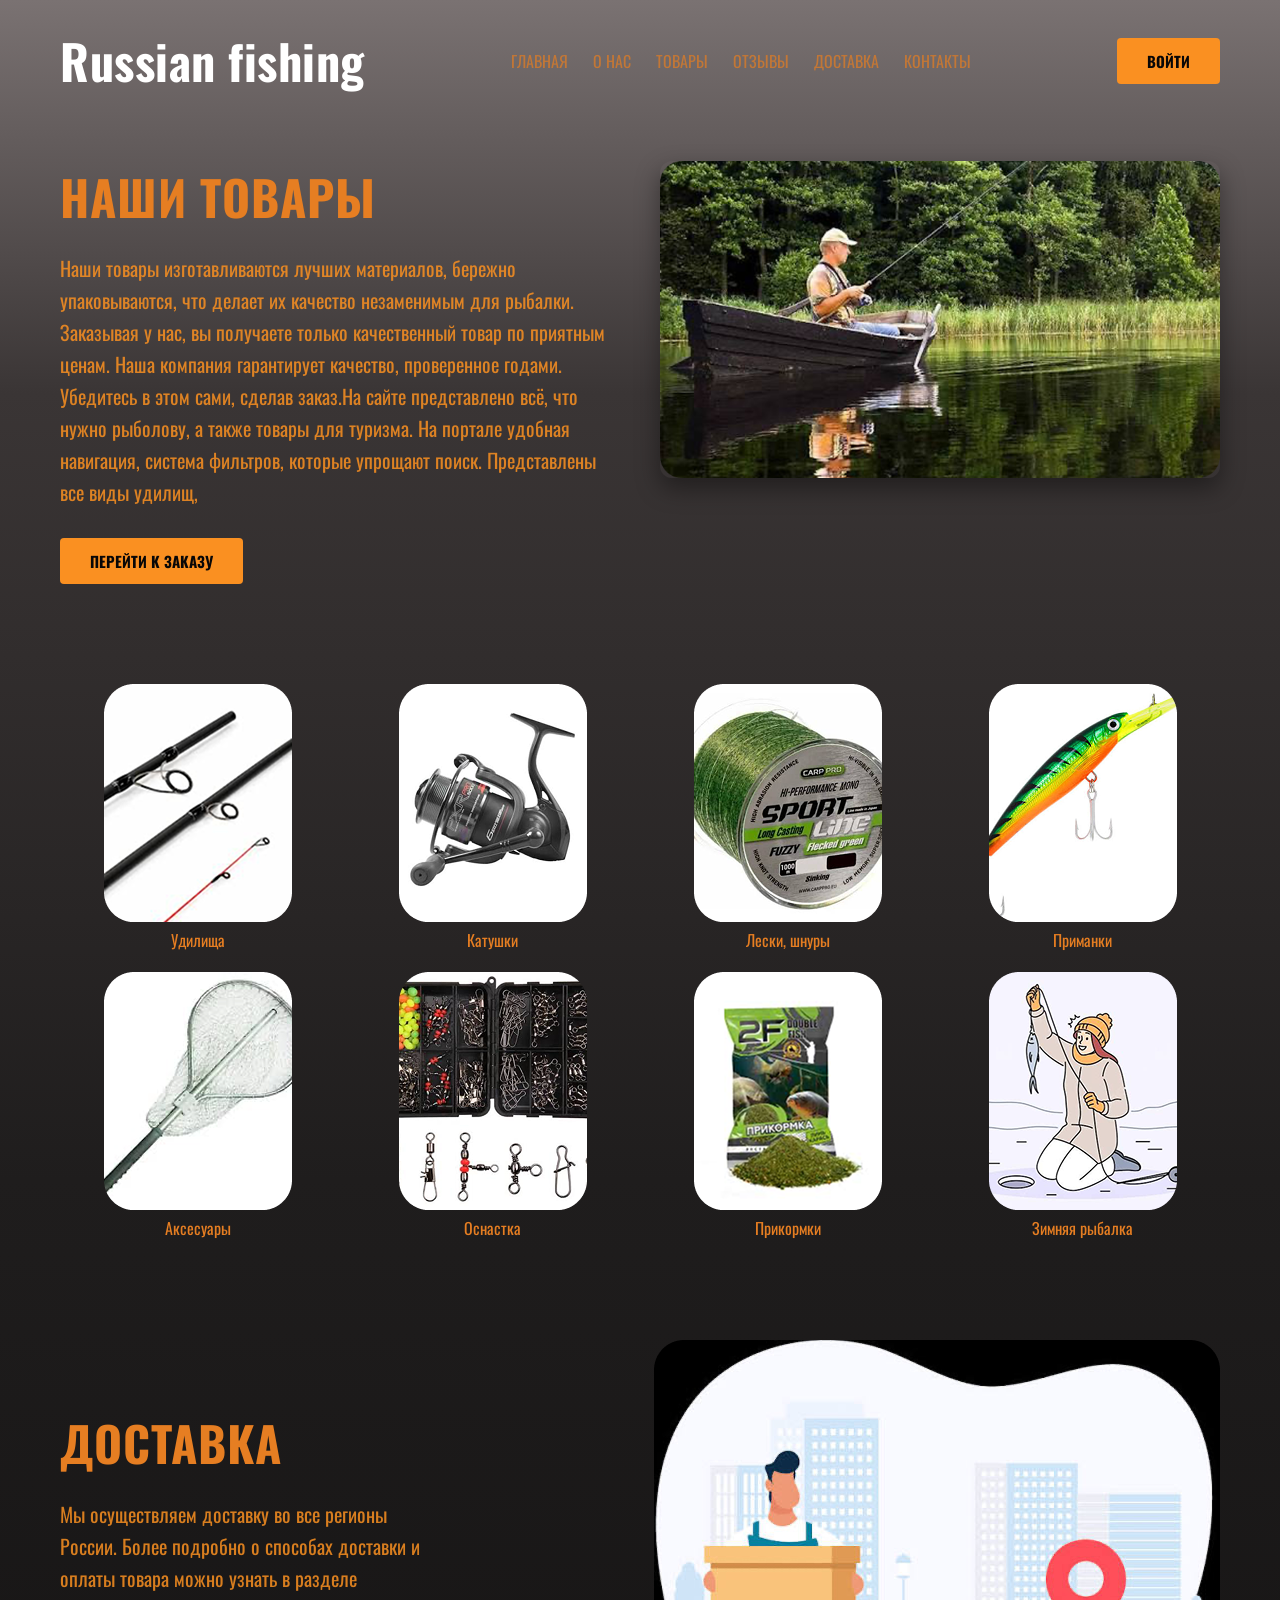
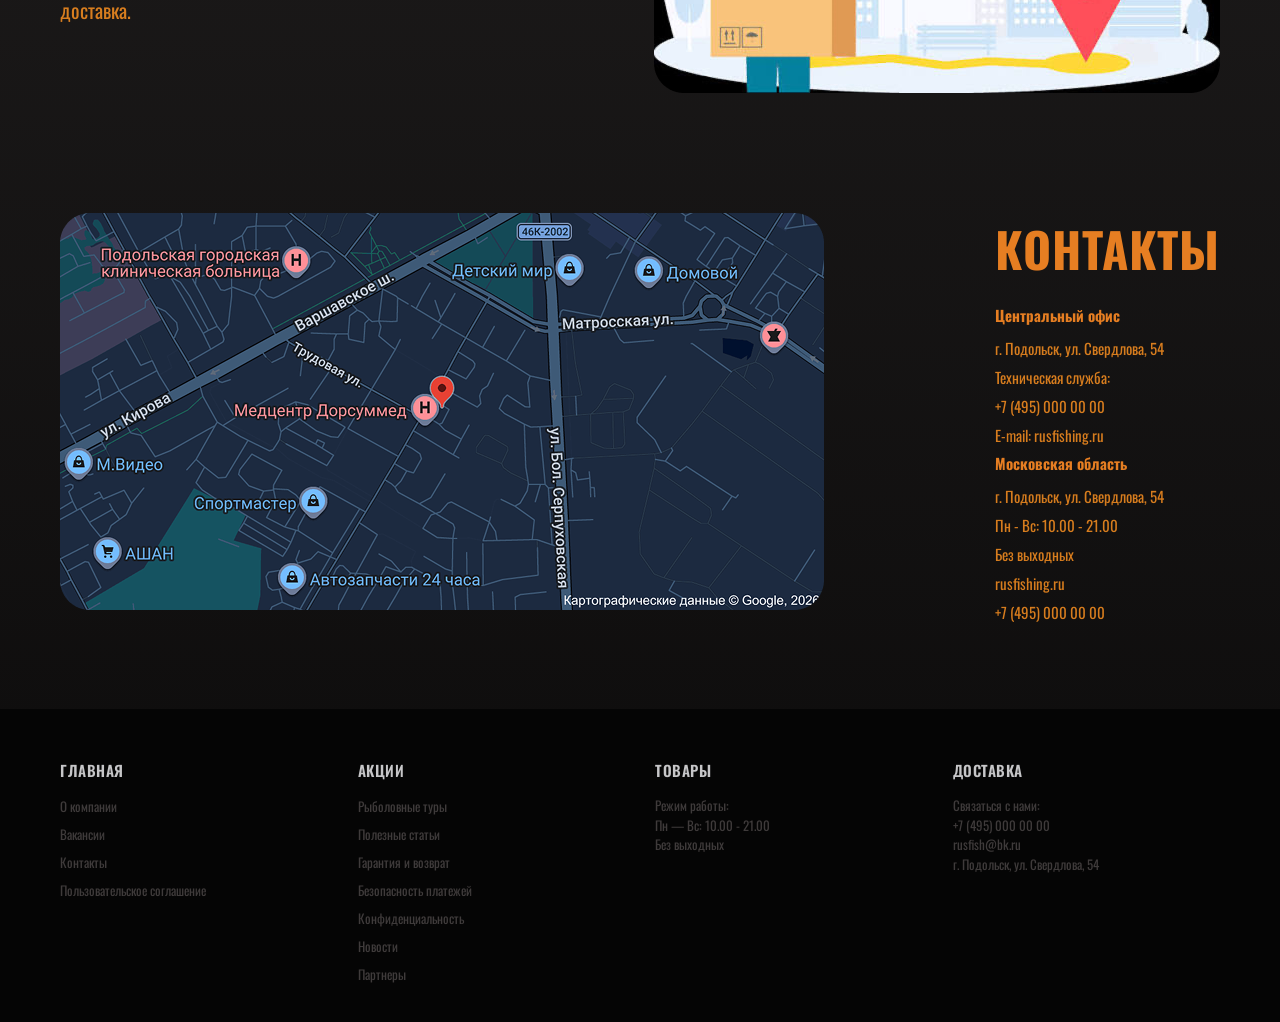
<file: index.html>
<!DOCTYPE html>
<html lang="ru">
<head>
    <meta charset="UTF-8">
    <meta name="viewport" content="width=device-width, initial-scale=1.0">
    <title>Russian Fishing — Магазин рыболовных товаров</title>
    <link rel="stylesheet" href="style.css">
    <link rel="icon" href="./img/logo_favik.jpg">
    <style>
    @import url('https://fonts.googleapis.com/css2?family=Oswald:wght@200..700&display=swap');
    </style>
</head>
<body>
    <div class="site-wrapper">
        <header class="main-header">
            <div class="container header-inner">
                <p><a class="logo" href="index.html">Russian fishing</a></p>
                <nav class="main-nav">
                    <ul class="main-nav-list">
                        <li><a href="index.html" class="main-nav-link">Главная</a></li>
                        <li><a href="onas.html" class="main-nav-link">О нас</a></li>
                        <li><a href="index2.html" class="main-nav-link">Товары</a></li>
                        <li><a href="otziv.html" class="main-nav-link">Отзывы</a></li>
                        <li><a href="dostavka.html" class="main-nav-link">Доставка</a></li>
                        <li><a href="contakts.html" class="main-nav-link">Контакты</a></li>
                    </ul>
                </nav>
                <a href="#" class="btn-auth">Войти</a>
        </header>
        <section class="hero-section">
            <div class="container hero-columns">
                <div class="hero-left">
                    <h1 class="section-title">Наши товары</h1>
                    <p class="hero-text">
                        Наши товары изготавливаются лучших материалов, бережно упаковываются, 
                        что делает их качество незаменимым для рыбалки. Заказывая у нас, вы получаете 
                        только качественный товар по приятным ценам. Наша компания гарантирует качество, 
                        проверенное годами. Убедитесь в этом сами, сделав заказ.На сайте представлено всё, что нужно
                        рыболову, а также товары для туризма. 
                        На портале удобная навигация, система 
                        фильтров, которые упрощают поиск. 
                        Представлены все виды удилищ,
                    </p>
                    <a href="#catalog" class="btn-orange">Перейти к заказу</a>
                </div>
                <div class="hero-right">
                    <img src="./img/image 5.png" alt="Рыбак в лодке" class="hero-img">
                </div>
            </div>
        </section>
        <section class="catalog-section" id="catalog">
            <div class="container">
                <div class="products-grid">
                    
                    <div class="product-item">
                        <div class="#"><img src="./img/удилища карт.png" alt="Удилища"></div>
                        <p><a href="index2.html">Удилища</a></p>
                    </div>
                    <div class="product-item">
                        <div class="#"><img src="./img/катушка карт.png" alt="Катушки"></div>
                        <p><a href="product-name">Катушки</a></p>
                    </div>
                    <div class="product-item">
                        <div class="#"><img src="./img/леска карт.png" alt="Лески, шнуры"></div>
                        <p><a href="product-name">Лески, шнуры</a></p>
                    </div>
                    <div class="product-item">
                        <div class="#"><img src="./img/приманки карт.png" alt="Приманки"></div>
                        <p><a href="product-name">Приманки</a></p>
                    </div>

                    <div class="product-item">
                        <div class="#"><img src="./img/аксесуары карт.png" alt="Аксессуары"></div>
                        <p><a href="product-name">Аксесуары</a></p>
                    </div>
                    <div class="product-item">
                        <div class="#"><img src="./img/оснастка карт.png" alt="Оснастка"></div>
                        <p><a href="product-name">Оснастка</a></p>
                    </div>
                    <div class="product-item">
                        <div class="#"><img src="./img/прикормка карт.png" alt="Прикормки"></div>
                        <p><a href="product-name">Прикормки</a></p>
                    </div>
                    <div class="product-item">
                        <div class="#"><img src="./img/зимняя карт.png" alt="Зимняя рыбалка"></div>
                        <p><a href="product-name">Зимняя рыбалка</a></p>
                    </div>

                </div>
            </div>
        </section>

        <section class="delivery-section">
            <div class="container delivery-columns">
                <div class="delivery-left">
                    <h2 class="section-title">Доставка</h2>
                    <p class="delivery-text">
                        Мы осуществляем доставку во все регионы России. Более подробно о способах 
                        доставки и оплаты товара можно узнать в разделе доставка.
                    </p>
                </div>
                <div class="delivery-right">
                    <img src="./img/dostavka.png" alt="Иллюстрация доставки" class="delivery-illustration">
                </div>
            </div>
        </section>

        <section class="contacts-section">
            <div class="container contacts-columns">
                
                <div class="map-wrapper">
                    <iframe src="./img/map.png" allowfullscreen="true"></iframe>
                </div>

                
                <div class="contacts-info">
                    <h2 class="section-title">Контакты</h2>
                    
                    <div class="contacts-group">
                        <h3>Центральный офис</h3>
                        <p>г. Подольск, ул. Свердлова, 54</p>
                        <p>Техническая служба:</p>
                        <p>+7 (495) 000 00 00</p>
                        <p>E-mail: rusfishing.ru</p>
                    </div>

                    <div class="contacts-group">
                        <h3>Московская область</h3>
                        <p>г. Подольск, ул. Свердлова, 54</p>
                        <p>Пн - Вс: 10.00 - 21.00</p>
                        <p>Без выходных</p>
                        <p>rusfishing.ru</p>
                        <p>+7 (495) 000 00 00</p>
                    </div>
                </div>

            </div>
        </section>

        <footer class="main-footer">
            <div class="container footer-grid">
                
                
                <div class="footer-col">
                    <h4>Главная</h4>
                    <ul class="footer-links">
                        <li><a href="onas.html">О компании</a></li>
                        <li><a href="#">Вакансии</a></li>
                        <li><a href="contakts.html">Контакты</a></li>
                        <li><a href="#">Пользовательское соглашение</a></li>
                    </ul>
                </div>

                
                <div class="footer-col">
                    <h4>Акции</h4>
                    <ul class="footer-links">
                        <li><a href="#">Рыболовные туры</a></li>
                        <li><a href="#">Полезные статьи</a></li>
                        <li><a href="#">Гарантия и возврат</a></li>
                        <li><a href="#">Безопасность платежей</a></li>
                        <li><a href="#">Конфиденциальность</a></li>
                        <li><a href="#">Новости</a></li>
                        <li><a href="#">Партнеры</a></li>
                    </ul>
                </div>

                
                <div class="footer-col">
                    <h4>Товары</h4>
                    <p class="footer-text">Режим работы:</p>
                    <p class="footer-text">Пн — Вс: 10.00 - 21.00</p>
                    <p class="footer-text">Без выходных</p>
                </div>
                

                
                <div class="footer-col">
                    <h4>Доставка</h4>
                    <p class="footer-text">Связаться с нами:</p>
                    <p class="footer-text">+7 (495) 000 00 00</p>
                    <p class="footer-text">rusfish@bk.ru</p>
                    <p class="footer-text">г. Подольск, ул. Свердлова, 54</p>
                </div>

            </div>
            
            <div class="footer-bottom">
            </div>
        </footer>

    </div>

</body>
</html>
</file>
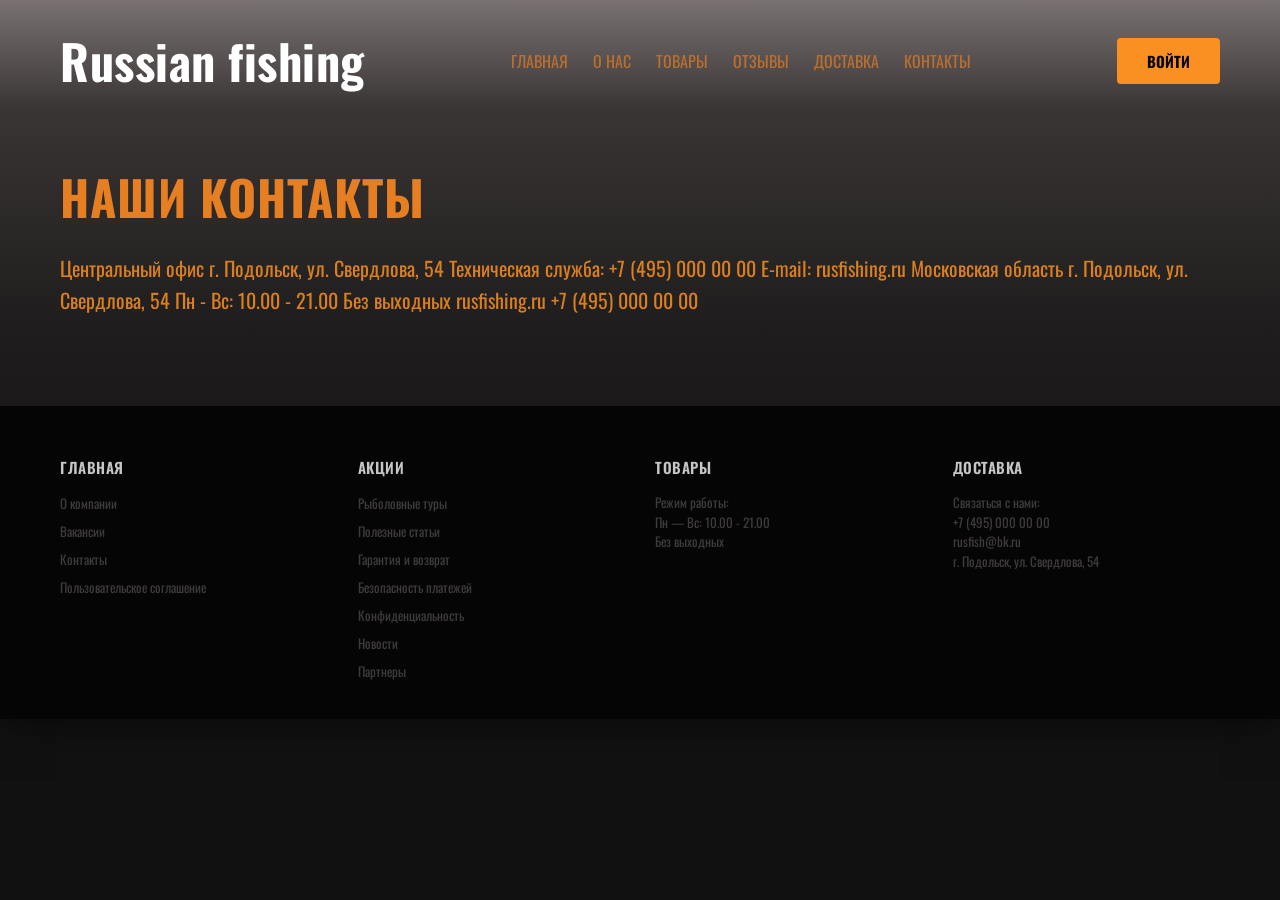
<file: contakts.html>
<!DOCTYPE html>
<html lang="ru">
<head>
    <meta charset="UTF-8">
    <meta name="viewport" content="width=device-width, initial-scale=1.0">
    <title>Russian Fishing — Магазин рыболовных товаров</title>
    <link rel="stylesheet" href="style.css">
    <link rel="icon" href="./img/logo_favik.jpg">
    <style>
    @import url('https://fonts.googleapis.com/css2?family=Oswald:wght@200..700&display=swap');
    </style>
</head>
<body>
    <div class="site-wrapper">
        <header class="main-header">
            <div class="container header-inner">
                <p><a class="logo" href="index.html">Russian fishing</a></p>
                <nav class="main-nav">
                    <ul class="main-nav-list">
                        <li><a href="index.html" class="main-nav-link">Главная</a></li>
                        <li><a href="onas.html" class="main-nav-link">О нас</a></li>
                        <li><a href="index2.html" class="main-nav-link">Товары</a></li>
                        <li><a href="otziv.html" class="main-nav-link">Отзывы</a></li>
                        <li><a href="dostavka.html" class="main-nav-link">Доставка</a></li>
                        <li><a href="contakts.html" class="main-nav-link">Контакты</a></li>
                    </ul>
                </nav>
                <a href="#" class="btn-auth">Войти</a>
        </header>
        <section class="hero-section">
            <div class="container hero-columns">
                <div class="hero-left">
                    <h1 class="section-title">Наши контакты</h1>
                    <p class="hero-text">
                        Центральный офис

                        г. Подольск, ул. Свердлова, 54
                        Техническая служба:
                        +7 (495) 000 00 00
                        E-mail: rusfishing.ru
                        Московская область

                        г. Подольск, ул. Свердлова, 54
                        Пн - Вс: 10.00 - 21.00
                        Без выходных
                        rusfishing.ru
                        +7 (495) 000 00 00
                    </p>
        </section>
        <footer class="main-footer">
            <div class="container footer-grid">
                
                
                <div class="footer-col">
                    <h4>Главная</h4>
                    <ul class="footer-links">
                        <li><a href="onas.html">О компании</a></li>
                        <li><a href="#">Вакансии</a></li>
                        <li><a href="contakts.html">Контакты</a></li>
                        <li><a href="#">Пользовательское соглашение</a></li>
                    </ul>
                </div>

                
                <div class="footer-col">
                    <h4>Акции</h4>
                    <ul class="footer-links">
                        <li><a href="#">Рыболовные туры</a></li>
                        <li><a href="#">Полезные статьи</a></li>
                        <li><a href="#">Гарантия и возврат</a></li>
                        <li><a href="#">Безопасность платежей</a></li>
                        <li><a href="#">Конфиденциальность</a></li>
                        <li><a href="#">Новости</a></li>
                        <li><a href="#">Партнеры</a></li>
                    </ul>
                </div>

                
                <div class="footer-col">
                    <h4>Товары</h4>
                    <p class="footer-text">Режим работы:</p>
                    <p class="footer-text">Пн — Вс: 10.00 - 21.00</p>
                    <p class="footer-text">Без выходных</p>
                </div>
                

                
                <div class="footer-col">
                    <h4>Доставка</h4>
                    <p class="footer-text">Связаться с нами:</p>
                    <p class="footer-text">+7 (495) 000 00 00</p>
                    <p class="footer-text">rusfish@bk.ru</p>
                    <p class="footer-text">г. Подольск, ул. Свердлова, 54</p>
                </div>

            </div>
            
            <div class="footer-bottom">
            </div>
        </footer>

    </div>

</body>
</html>
</file>
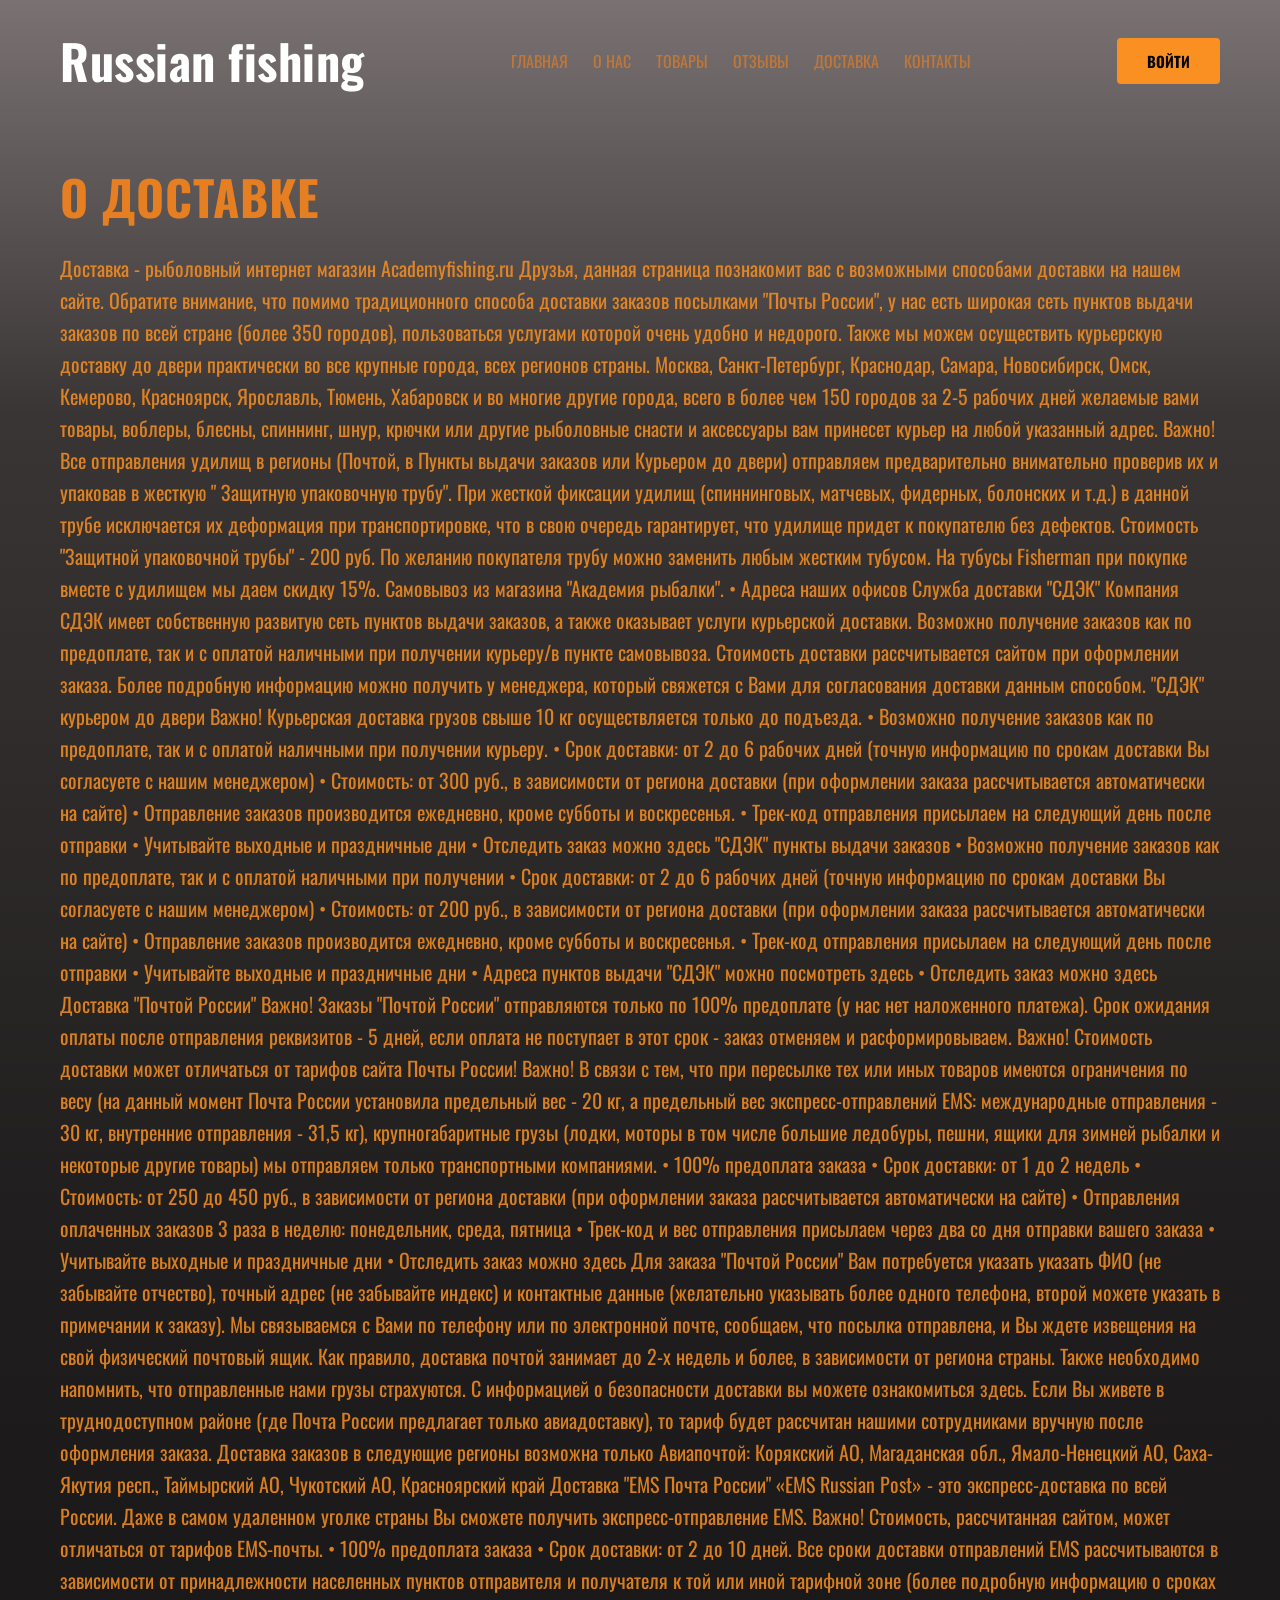
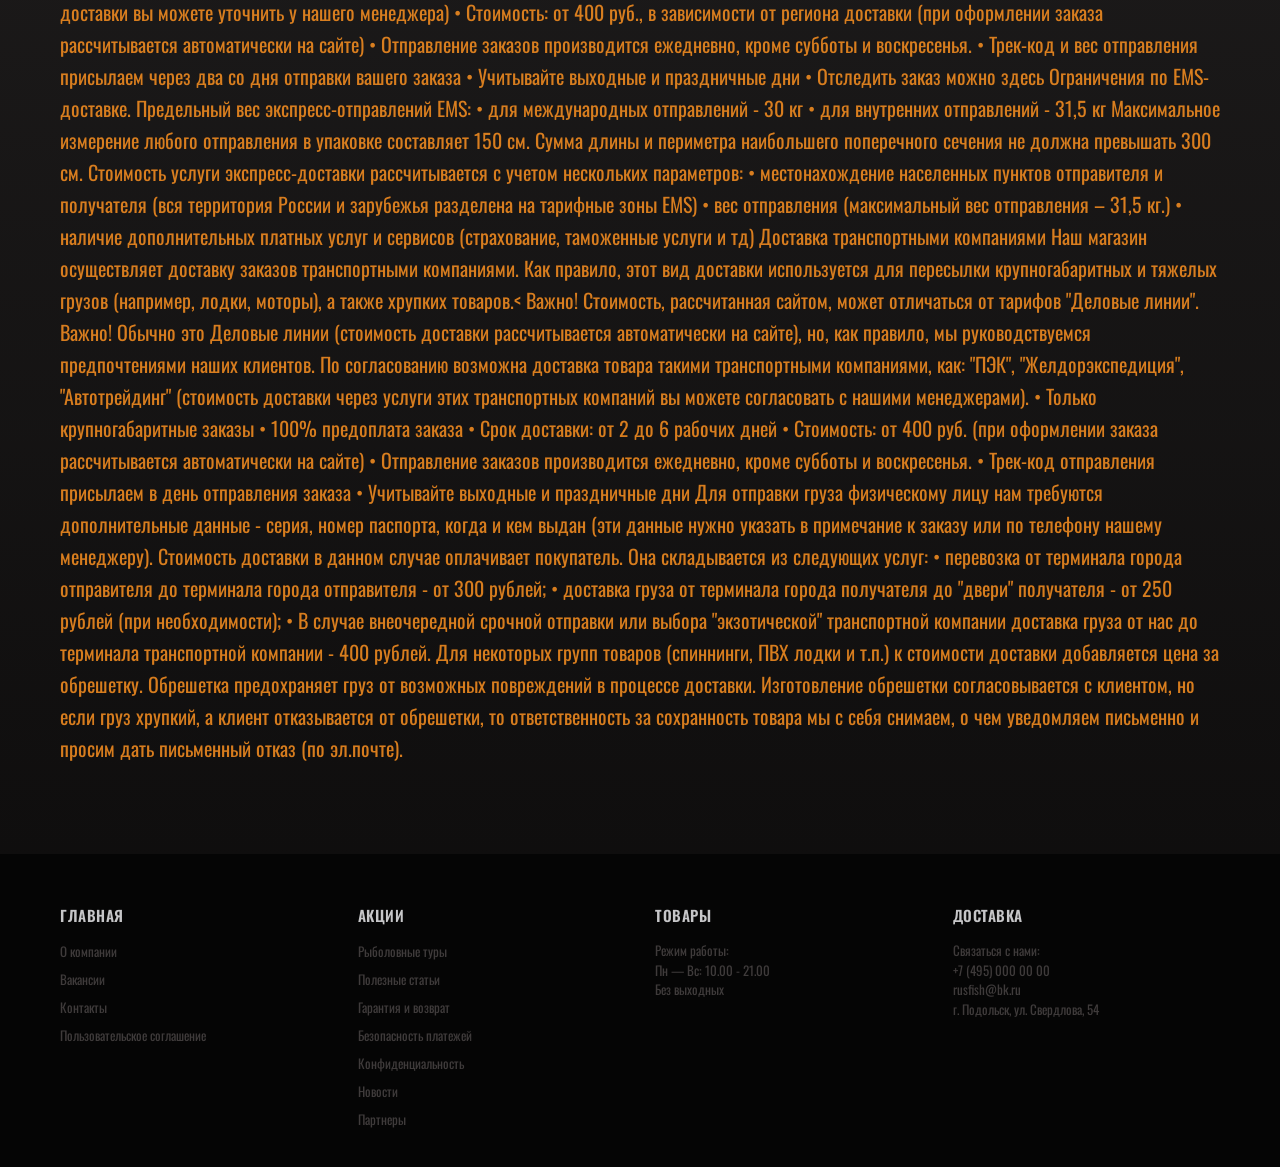
<file: dostavka.html>
<!DOCTYPE html>
<html lang="ru">
<head>
    <meta charset="UTF-8">
    <meta name="viewport" content="width=device-width, initial-scale=1.0">
    <title>Russian Fishing — Магазин рыболовных товаров</title>
    <link rel="stylesheet" href="style.css">
    <link rel="icon" href="./img/logo_favik.jpg">
    <style>
    @import url('https://fonts.googleapis.com/css2?family=Oswald:wght@200..700&display=swap');
    </style>
</head>
<body>
    <div class="site-wrapper">
        <header class="main-header">
            <div class="container header-inner">
                <p><a class="logo" href="index.html">Russian fishing</a></p>
                <nav class="main-nav">
                    <ul class="main-nav-list">
                        <li><a href="index.html" class="main-nav-link">Главная</a></li>
                        <li><a href="onas.html" class="main-nav-link">О нас</a></li>
                        <li><a href="index2.html" class="main-nav-link">Товары</a></li>
                        <li><a href="otziv.html" class="main-nav-link">Отзывы</a></li>
                        <li><a href="dostavka.html" class="main-nav-link">Доставка</a></li>
                        <li><a href="contakts.html" class="main-nav-link">Контакты</a></li>
                    </ul>
                </nav>
                <a href="#" class="btn-auth">Войти</a>
                </header>
        <section class="hero-section">
            <div class="container hero-columns">
                <div class="hero-left">
                    <h1 class="section-title">О доставке</h1>
                    <p class="hero-text">
                        Доставка - рыболовный интернет магазин Academyfishing.ru
                        Друзья, данная страница познакомит вас с возможными способами доставки на нашем сайте. Обратите внимание, что помимо традиционного способа доставки заказов посылками "Почты России", у нас есть широкая сеть пунктов выдачи заказов по всей стране (более 350 городов), пользоваться услугами которой очень удобно и недорого. 
                        Также мы можем осуществить курьерскую доставку до двери практически во все крупные города, всех регионов страны. Москва, Санкт-Петербург, Краснодар, Самара, Новосибирск, Омск, Кемерово, Красноярск, Ярославль, Тюмень, Хабаровск и во многие другие города, всего в более чем 150 городов за 2-5 рабочих дней желаемые вами товары, воблеры, блесны, спиннинг, шнур, крючки или другие рыболовные снасти и аксессуары вам принесет курьер на любой указанный адрес.
                        Важно! Все отправления удилищ в регионы (Почтой, в Пункты выдачи заказов или Курьером до двери) отправляем предварительно внимательно проверив их и упаковав в жесткую " Защитную упаковочную трубу". При жесткой фиксации удилищ (спиннинговых, матчевых, фидерных, болонских и т.д.) в данной трубе исключается их деформация при транспортировке, что в свою очередь гарантирует, что удилище придет к покупателю без дефектов. Стоимость "Защитной упаковочной трубы" - 200 руб.
                        По желанию покупателя трубу можно заменить любым жестким тубусом. На тубусы Fisherman при покупке вместе с удилищем мы даем скидку 15%.
                        Самовывоз из магазина "Академия рыбалки".
                        •  Адреса наших офисов
                        Служба доставки "СДЭК"
                        Компания СДЭК имеет собственную развитую сеть пунктов выдачи заказов, а также оказывает услуги курьерской доставки.
                        Возможно получение заказов как по предоплате, так и с оплатой наличными при получении курьеру/в пункте самовывоза.
                        Стоимость доставки рассчитывается сайтом при оформлении заказа.
                        Более подробную информацию можно получить у менеджера, который свяжется с Вами для согласования доставки данным способом.
                        "СДЭК" курьером до двери
                        Важно! Курьерская доставка грузов свыше 10 кг осуществляется только до подъезда.
                        • Возможно получение заказов как по предоплате, так и с оплатой наличными при получении курьеру.
                        • Срок доставки: от 2 до 6 рабочих дней (точную информацию по срокам доставки Вы согласуете с нашим менеджером)
                        • Стоимость: от 300 руб., в зависимости от региона доставки (при оформлении заказа рассчитывается автоматически на сайте)
                        • Отправление заказов производится ежедневно, кроме субботы и воскресенья.
                        • Трек-код отправления присылаем на следующий день после отправки
                        • Учитывайте выходные и праздничные дни
                        • Отследить заказ можно здесь
                        "СДЭК" пункты выдачи заказов
                        • Возможно получение заказов как по предоплате, так и с оплатой наличными при получении
                        • Срок доставки: от 2 до 6 рабочих дней (точную информацию по срокам доставки Вы согласуете с нашим менеджером)
                        • Стоимость: от 200 руб., в зависимости от региона доставки (при оформлении заказа рассчитывается автоматически на сайте)
                        • Отправление заказов производится ежедневно, кроме субботы и воскресенья.
                        • Трек-код отправления присылаем на следующий день после отправки
                        • Учитывайте выходные и праздничные дни 
                        • Адреса пунктов выдачи "СДЭК" можно посмотреть здесь
                        • Отследить заказ можно здесь
                        Доставка "Почтой России"
                        Важно! Заказы "Почтой России" отправляются только по 100% предоплате (у нас нет наложенного платежа). Срок ожидания оплаты после отправления реквизитов - 5 дней, если оплата не поступает в этот срок - заказ отменяем и расформировываем.
                        Важно! Стоимость доставки может отличаться от тарифов сайта Почты России!
                        Важно! В связи с тем, что при пересылке тех или иных товаров имеются ограничения по весу (на данный момент Почта России установила предельный вес - 20 кг, а предельный вес экспресс-отправлений EMS: международные отправления - 30 кг, внутренние отправления - 31,5 кг), крупногабаритные грузы (лодки, моторы в том числе большие ледобуры, пешни, ящики для зимней рыбалки и некоторые другие товары) мы отправляем только транспортными компаниями. 
                        • 100% предоплата заказа
                        • Срок доставки: от 1 до 2 недель
                        • Стоимость: от 250 до 450 руб., в зависимости от региона доставки (при оформлении заказа рассчитывается автоматически на сайте)
                        • Отправления оплаченных заказов 3 раза в неделю: понедельник, среда, пятница
                        • Трек-код и вес отправления присылаем через два со дня отправки вашего заказа
                        • Учитывайте выходные и праздничные дни
                        • Отследить заказ можно здесь
                        Для заказа "Почтой России" Вам потребуется указать указать ФИО (не забывайте отчество), точный адрес (не забывайте индекс) и контактные данные (желательно указывать более одного телефона, второй можете указать в примечании к заказу). Мы связываемся с Вами по телефону или по электронной почте, сообщаем, что посылка отправлена, и Вы ждете извещения на свой физический почтовый ящик. Как правило, доставка почтой занимает до 2-х недель и более, в зависимости от региона страны. 
                        Также необходимо напомнить, что отправленные нами грузы страхуются. С информацией о безопасности доставки вы можете ознакомиться здесь.
                        Если Вы живете в труднодоступном районе (где Почта России предлагает только авиадоставку), то тариф будет рассчитан нашими сотрудниками вручную после оформления заказа. 
                        Доставка заказов в следующие регионы возможна только Авиапочтой:
                        Корякский АО, Магаданская обл., Ямало-Ненецкий АО, Саха-Якутия респ., Таймырский АО, Чукотский АО, Красноярский край
                        Доставка "EMS Почта России"
                        «EMS Russian Рost» - это экспресс-доставка по всей России. Даже в самом удаленном уголке страны Вы сможете получить экспресс-отправление EMS.
                        Важно! Стоимость, рассчитанная сайтом, может отличаться от тарифов EMS-почты.
                        • 100% предоплата заказа
                        • Срок доставки: от 2 до 10 дней. Все сроки доставки отправлений EMS рассчитываются в зависимости от принадлежности населенных пунктов отправителя и       получателя к  той или иной тарифной зоне (более подробную информацию о сроках доставки вы можете уточнить у нашего менеджера)
                        • Стоимость: от 400 руб., в зависимости от региона доставки (при оформлении заказа рассчитывается автоматически на сайте)
                        • Отправление заказов производится ежедневно, кроме субботы и воскресенья.
                        • Трек-код и вес отправления присылаем через два со дня отправки вашего заказа
                        • Учитывайте выходные и праздничные дни
                        • Отследить заказ можно здесь
                        Ограничения по EMS-доставке. Предельный вес экспресс-отправлений EMS:
                        • для международных отправлений - 30 кг
                        • для внутренних отправлений - 31,5 кг
                        Максимальное измерение любого отправления в упаковке составляет 150 см. Сумма длины и периметра наибольшего поперечного сечения не должна превышать 300 см.
                        Стоимость услуги экспресс-доставки рассчитывается с учетом нескольких параметров: 
                        • местонахождение населенных пунктов отправителя и получателя (вся территория России и зарубежья разделена на тарифные зоны EMS)
                        • вес отправления (максимальный вес отправления – 31,5 кг.)
                        • наличие дополнительных платных услуг и сервисов (страхование, таможенные услуги и тд)
                        Доставка транспортными компаниями
                        Наш магазин осуществляет доставку заказов транспортными компаниями. Как правило, этот вид доставки используется для пересылки крупногабаритных и тяжелых грузов (например, лодки, моторы), а также хрупких товаров.<
                        Важно! Стоимость, рассчитанная сайтом, может отличаться от тарифов "Деловые линии".
                        Важно! Обычно это Деловые линии (стоимость доставки рассчитывается автоматически на сайте), но, как правило, мы руководствуемся предпочтениями наших клиентов. По согласованию возможна доставка товара такими транспортными компаниями, как: "ПЭК", "Желдорэкспедиция", "Автотрейдинг" (стоимость доставки через услуги этих транспортных компаний вы можете согласовать с нашими менеджерами).
                        • Только крупногабаритные заказы
                        • 100% предоплата заказа
                        • Срок доставки: от 2 до 6 рабочих дней
                        • Стоимость: от 400 руб. (при оформлении заказа рассчитывается автоматически на сайте)
                        • Отправление заказов производится ежедневно, кроме субботы и воскресенья.
                        • Трек-код отправления присылаем в день отправления заказа
                        • Учитывайте выходные и праздничные дни
                        Для отправки груза физическому лицу нам требуются дополнительные данные - серия, номер паспорта, когда и кем выдан (эти данные нужно указать в примечание к заказу или по телефону нашему менеджеру). Стоимость доставки в данном случае оплачивает покупатель. Она складывается из следующих услуг:
                        • перевозка от терминала города отправителя до терминала города отправителя - от 300 рублей;
                        • доставка груза от терминала города получателя до "двери" получателя - от 250 рублей (при необходимости);
                        • В случае внеочередной срочной отправки или выбора "экзотической" транспортной компании доставка груза от нас до терминала транспортной компании - 400 рублей.
                        Для некоторых групп товаров (спиннинги, ПВХ лодки и т.п.) к стоимости доставки добавляется цена за обрешетку. Обрешетка предохраняет груз от возможных повреждений в процессе доставки. Изготовление обрешетки согласовывается с клиентом, но если груз хрупкий, а клиент отказывается от обрешетки, то ответственность за сохранность товара мы с себя снимаем, о чем уведомляем письменно и просим дать письменный отказ (по эл.почте).
                    </p>
                
        </section>
        <footer class="main-footer">
            <div class="container footer-grid">
                
                
                <div class="footer-col">
                    <h4>Главная</h4>
                    <ul class="footer-links">
                        <li><a href="onas.html">О компании</a></li>
                        <li><a href="#">Вакансии</a></li>
                        <li><a href="contakts.html">Контакты</a></li>
                        <li><a href="#">Пользовательское соглашение</a></li>
                    </ul>
                </div>

                
                <div class="footer-col">
                    <h4>Акции</h4>
                    <ul class="footer-links">
                        <li><a href="#">Рыболовные туры</a></li>
                        <li><a href="#">Полезные статьи</a></li>
                        <li><a href="#">Гарантия и возврат</a></li>
                        <li><a href="#">Безопасность платежей</a></li>
                        <li><a href="#">Конфиденциальность</a></li>
                        <li><a href="#">Новости</a></li>
                        <li><a href="#">Партнеры</a></li>
                    </ul>
                </div>

                
                <div class="footer-col">
                    <h4>Товары</h4>
                    <p class="footer-text">Режим работы:</p>
                    <p class="footer-text">Пн — Вс: 10.00 - 21.00</p>
                    <p class="footer-text">Без выходных</p>
                </div>
                

                
                <div class="footer-col">
                    <h4>Доставка</h4>
                    <p class="footer-text">Связаться с нами:</p>
                    <p class="footer-text">+7 (495) 000 00 00</p>
                    <p class="footer-text">rusfish@bk.ru</p>
                    <p class="footer-text">г. Подольск, ул. Свердлова, 54</p>
                </div>

            </div>
            
            <div class="footer-bottom">
            </div>
        </footer>
</file>
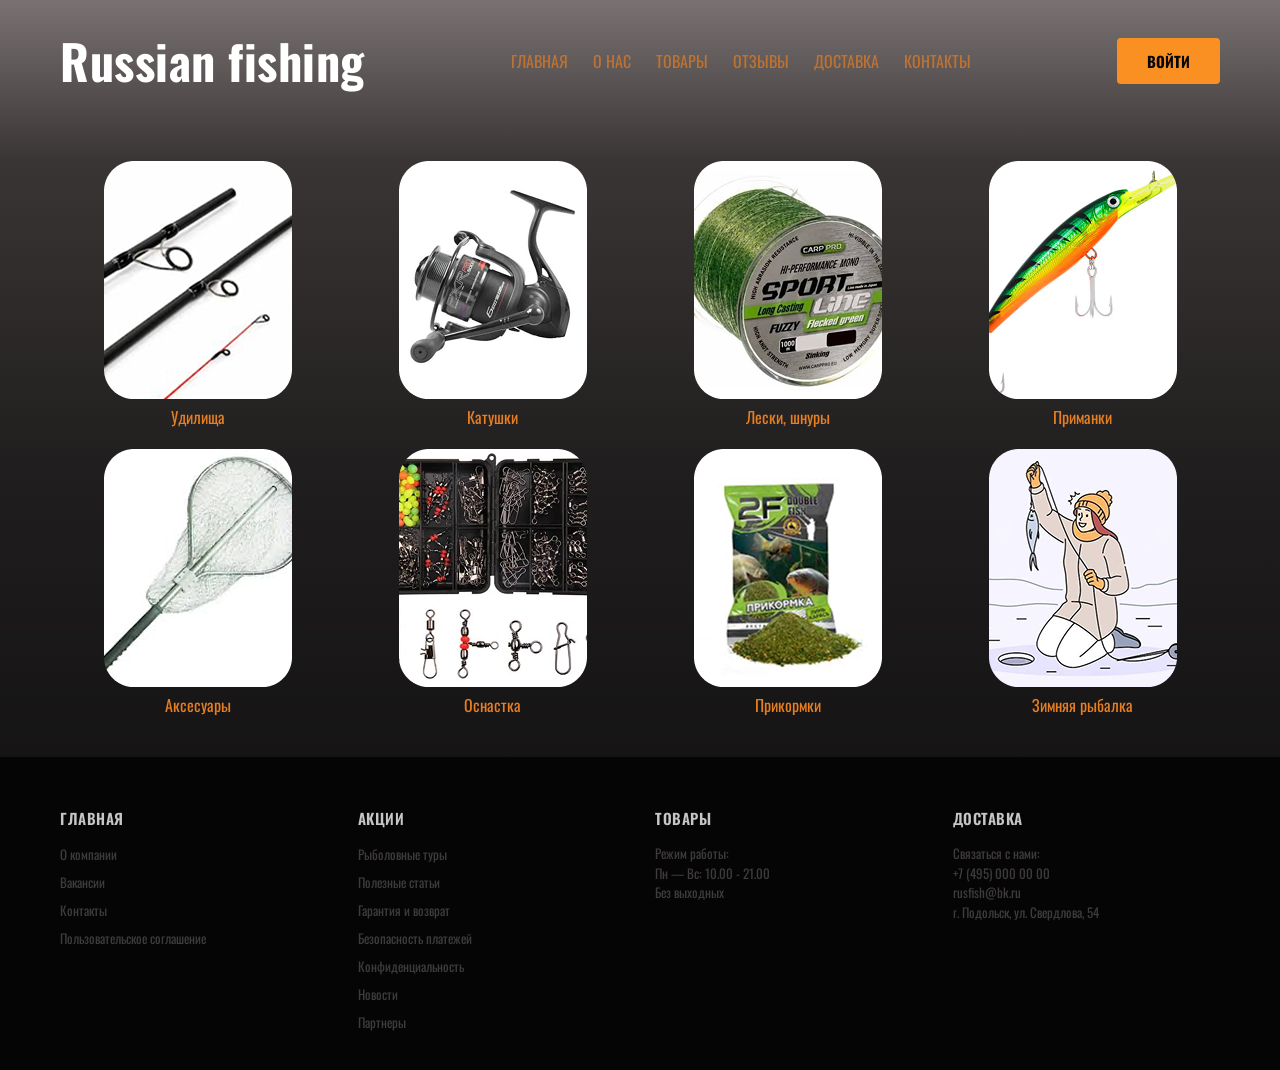
<file: index2.html>
<!DOCTYPE html>
<html lang="ru">
<head>
    <meta charset="UTF-8">
    <meta name="viewport" content="width=device-width, initial-scale=1.0">
    <title>Russian Fishing — Магазин рыболовных товаров</title>
    <link rel="stylesheet" href="style.css">
    <link rel="icon" href="./img/logo_favik.jpg">
    <style>
    @import url('https://fonts.googleapis.com/css2?family=Oswald:wght@200..700&display=swap');
    </style>
</head>
<body><div class="site-wrapper">
        <header class="main-header">
            <div class="container header-inner">
                <p><a class="logo" href="index.html">Russian fishing</a></p>
                <nav class="main-nav">
                    <ul class="main-nav-list">
                        <li><a href="index.html" class="main-nav-link">Главная</a></li>
                        <li><a href="onas.html" class="main-nav-link">О нас</a></li>
                        <li><a href="index2.html" class="main-nav-link">Товары</a></li>
                        <li><a href="otziv.html" class="main-nav-link">Отзывы</a></li>
                        <li><a href="dostavka.html" class="main-nav-link">Доставка</a></li>
                        <li><a href="contakts.html" class="main-nav-link">Контакты</a></li>
                    </ul>
                </nav>
                <a href="#" class="btn-auth">Войти</a>
        </header>
        <section class="catalog-section" id="catalog">
            <div class="container">
                <div class="products-grid">
                    
                    <div class="product-item">
                        <div class="#"><img src="./img/удилища карт.png" alt="Удилища"></div>
                        <p><a href="index2.html">Удилища</a></p>
                    </div>
                    <div class="product-item">
                        <div class="#"><img src="./img/катушка карт.png" alt="Катушки"></div>
                        <p><a href="product-name">Катушки</a></p>
                    </div>
                    <div class="product-item">
                        <div class="#"><img src="./img/леска карт.png" alt="Лески, шнуры"></div>
                        <p><a href="product-name">Лески, шнуры</a></p>
                    </div>
                    <div class="product-item">
                        <div class="#"><img src="./img/приманки карт.png" alt="Приманки"></div>
                        <p><a href="product-name">Приманки</a></p>
                    </div>

                    <div class="product-item">
                        <div class="#"><img src="./img/аксесуары карт.png" alt="Аксессуары"></div>
                        <p><a href="product-name">Аксесуары</a></p>
                    </div>
                    <div class="product-item">
                        <div class="#"><img src="./img/оснастка карт.png" alt="Оснастка"></div>
                        <p><a href="product-name">Оснастка</a></p>
                    </div>
                    <div class="product-item">
                        <div class="#"><img src="./img/прикормка карт.png" alt="Прикормки"></div>
                        <p><a href="product-name">Прикормки</a></p>
                    </div>
                    <div class="product-item">
                        <div class="#"><img src="./img/зимняя карт.png" alt="Зимняя рыбалка"></div>
                        <p><a href="product-name">Зимняя рыбалка</a></p>
                    </div>

                </div>
            </div>
        </section>
        <footer class="main-footer">
            <div class="container footer-grid">
                
                
                <div class="footer-col">
                    <h4>Главная</h4>
                    <ul class="footer-links">
                        <li><a href="onas.html">О компании</a></li>
                        <li><a href="#">Вакансии</a></li>
                        <li><a href="contakts.html">Контакты</a></li>
                        <li><a href="#">Пользовательское соглашение</a></li>
                    </ul>
                </div>

                
                <div class="footer-col">
                    <h4>Акции</h4>
                    <ul class="footer-links">
                        <li><a href="#">Рыболовные туры</a></li>
                        <li><a href="#">Полезные статьи</a></li>
                        <li><a href="#">Гарантия и возврат</a></li>
                        <li><a href="#">Безопасность платежей</a></li>
                        <li><a href="#">Конфиденциальность</a></li>
                        <li><a href="#">Новости</a></li>
                        <li><a href="#">Партнеры</a></li>
                    </ul>
                </div>

                
                <div class="footer-col">
                    <h4>Товары</h4>
                    <p class="footer-text">Режим работы:</p>
                    <p class="footer-text">Пн — Вс: 10.00 - 21.00</p>
                    <p class="footer-text">Без выходных</p>
                </div>
                

                
                <div class="footer-col">
                    <h4>Доставка</h4>
                    <p class="footer-text">Связаться с нами:</p>
                    <p class="footer-text">+7 (495) 000 00 00</p>
                    <p class="footer-text">rusfish@bk.ru</p>
                    <p class="footer-text">г. Подольск, ул. Свердлова, 54</p>
                </div>

            </div>
            
            <div class="footer-bottom">
            </div>
        </footer>

    </div>
    
</body>
</html>
</file>
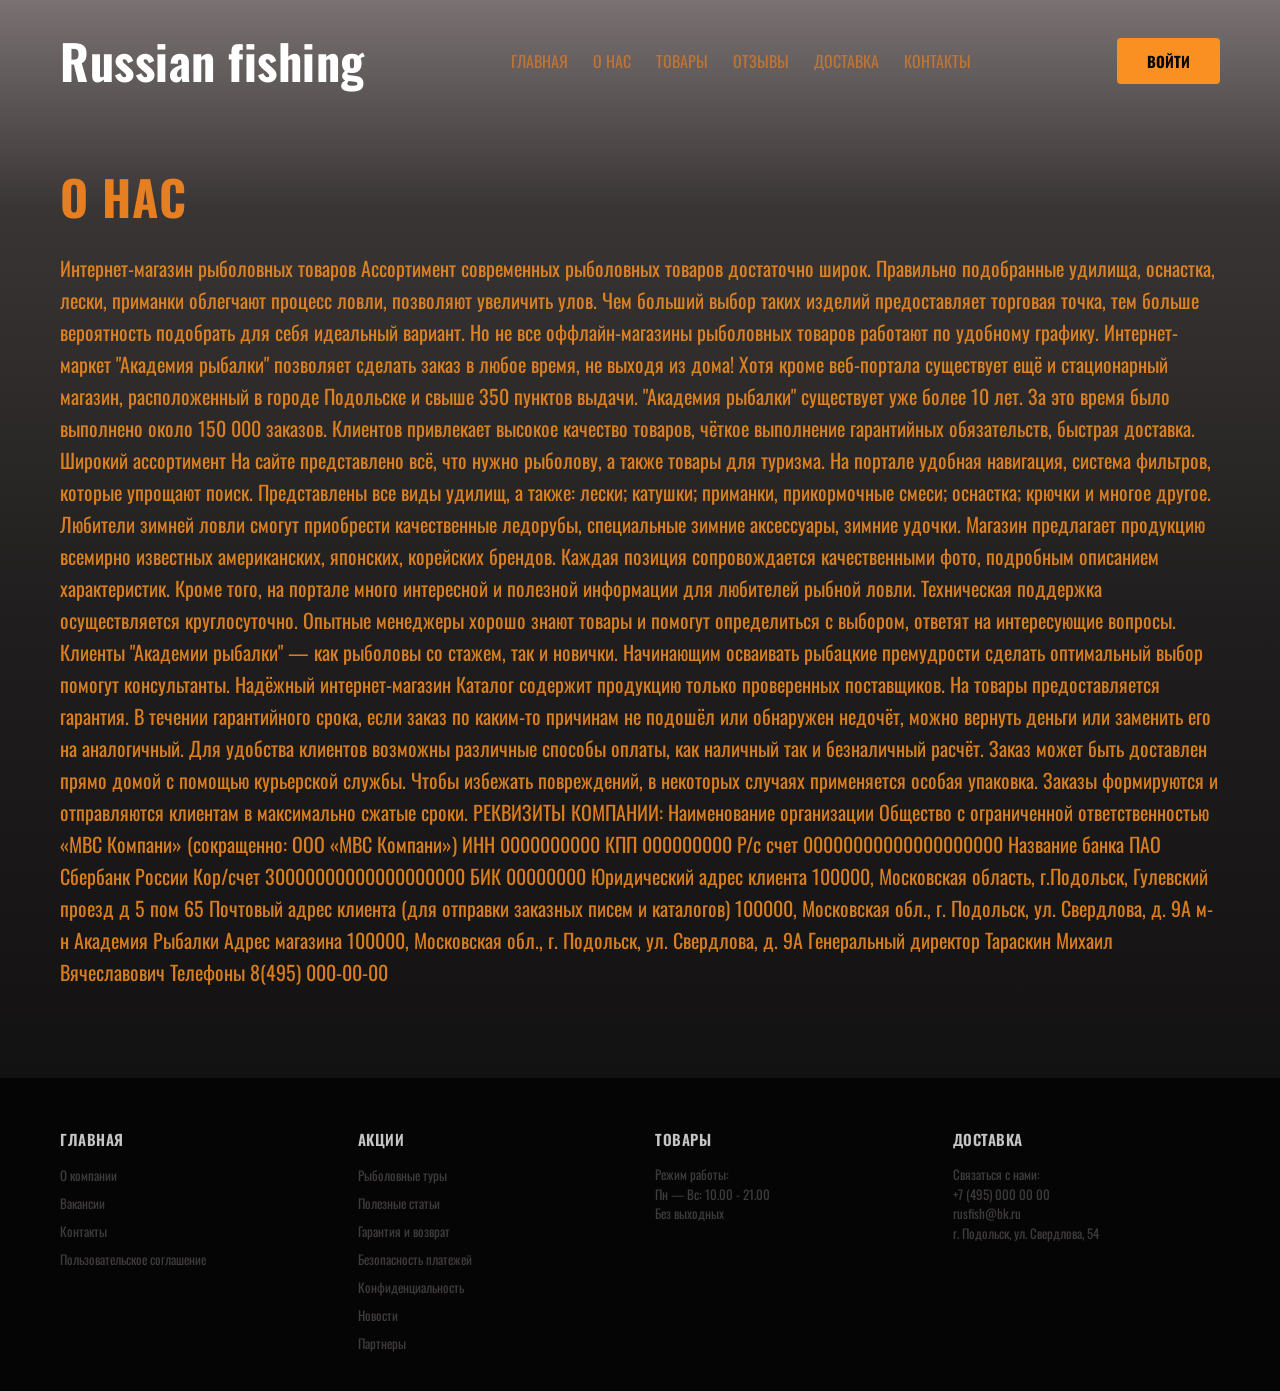
<file: onas.html>
<!DOCTYPE html>
<html lang="ru">
<head>
    <meta charset="UTF-8">
    <meta name="viewport" content="width=device-width, initial-scale=1.0">
    <title>Russian Fishing — Магазин рыболовных товаров</title>
    <link rel="stylesheet" href="style.css">
    <link rel="icon" href="./img/logo_favik.jpg">
    <style>
    @import url('https://fonts.googleapis.com/css2?family=Oswald:wght@200..700&display=swap');
    </style>
</head>
<body>
    <div class="site-wrapper">
        <header class="main-header">
            <div class="container header-inner">
                <p><a class="logo" href="index.html">Russian fishing</a></p>
                <nav class="main-nav">
                    <ul class="main-nav-list">
                        <li><a href="index.html" class="main-nav-link">Главная</a></li>
                        <li><a href="onas.html" class="main-nav-link">О нас</a></li>
                        <li><a href="index2.html" class="main-nav-link">Товары</a></li>
                        <li><a href="otziv.html" class="main-nav-link">Отзывы</a></li>
                        <li><a href="dostavka.html" class="main-nav-link">Доставка</a></li>
                        <li><a href="contakts.html" class="main-nav-link">Контакты</a></li>
                    </ul>
                </nav>
                <a href="#" class="btn-auth">Войти</a>
        </header>
        <section class="hero-section">
            <div class="container hero-columns">
                <div class="hero-left">
                    <h1 class="section-title">О нас</h1>
                    <p class="hero-text">
                        Интернет-магазин рыболовных товаров
                        Ассортимент современных рыболовных товаров достаточно широк. Правильно подобранные удилища, оснастка, лески, приманки облегчают процесс ловли, позволяют увеличить улов. Чем больший выбор таких изделий предоставляет торговая точка, тем больше вероятность подобрать для себя идеальный вариант.
                        Но не все оффлайн-магазины рыболовных товаров работают по удобному графику. Интернет-маркет "Академия рыбалки" позволяет сделать заказ в любое время, не выходя из дома! Хотя кроме веб-портала существует ещё и стационарный магазин, расположенный в городе Подольске и свыше 350 пунктов выдачи.
                        "Академия рыбалки" существует уже более 10 лет. За это время было выполнено около 150 000 заказов. Клиентов привлекает высокое качество товаров, чёткое выполнение гарантийных обязательств, быстрая доставка.
                        Широкий ассортимент
                        На сайте представлено всё, что нужно рыболову, а также товары для туризма. На портале удобная навигация, система фильтров, которые упрощают поиск. Представлены все виды удилищ, а также:
                        лески;
                        катушки;
                        приманки, 
                        прикормочные смеси;
                        оснастка;
                        крючки и многое другое.
                        Любители зимней ловли смогут приобрести качественные ледорубы, специальные зимние аксессуары, зимние удочки. Магазин предлагает продукцию всемирно известных американских, японских, корейских брендов. Каждая позиция сопровождается качественными фото, подробным описанием характеристик. Кроме того, на портале много интересной и полезной информации для любителей рыбной ловли.
                        Техническая поддержка осуществляется круглосуточно. Опытные менеджеры хорошо знают товары и помогут определиться с выбором, ответят на интересующие вопросы. Клиенты "Академии рыбалки" — как рыболовы со стажем, так и новички. Начинающим осваивать рыбацкие премудрости сделать оптимальный выбор помогут консультанты.
                        Надёжный интернет-магазин
                        Каталог содержит продукцию только проверенных поставщиков. На товары предоставляется гарантия. В течении гарантийного срока, если заказ по каким-то причинам не подошёл или обнаружен недочёт, можно вернуть деньги или заменить его на аналогичный.
                        Для удобства клиентов возможны различные способы оплаты, как наличный так и безналичный расчёт. Заказ может быть доставлен прямо домой с помощью курьерской службы. Чтобы избежать повреждений, в некоторых случаях применяется особая упаковка. Заказы формируются и отправляются клиентам в максимально сжатые сроки.
                        РЕКВИЗИТЫ КОМПАНИИ:
                        Наименование организации
                        Общество с ограниченной ответственностью «МВС Компани»
                        (сокращенно: ООО «МВС Компани»)
                        ИНН
                        0000000000
                        КПП
                        000000000
                        Р/с счет
                        00000000000000000000
                        Название банка
                        ПАО Сбербанк России
                        Кор/счет
                        30000000000000000000
                        БИК
                        00000000
                        Юридический адрес клиента
                        100000, Московская область, г.Подольск, Гулевский проезд д 5 пом 65
                        Почтовый адрес клиента (для отправки заказных писем и каталогов)
                        100000, Московская обл., г. Подольск, ул. Свердлова, д. 9А м-н Академия Рыбалки
                        Адрес магазина
                        100000, Московская обл., г. Подольск, ул. Свердлова, д. 9А
                        Генеральный директор
                        Тараскин Михаил Вячеславович
                        Телефоны
                        8(495) 000-00-00
                    </p>
                    
        </section>        
        <footer class="main-footer">
                <div class="container footer-grid">
                
                
                <div class="footer-col">
                    <h4>Главная</h4>
                    <ul class="footer-links">
                        <li><a href="onas.html">О компании</a></li>
                        <li><a href="#">Вакансии</a></li>
                        <li><a href="contakts.html">Контакты</a></li>
                        <li><a href="#">Пользовательское соглашение</a></li>
                    </ul>
                </div>

                
                <div class="footer-col">
                    <h4>Акции</h4>
                    <ul class="footer-links">
                        <li><a href="#">Рыболовные туры</a></li>
                        <li><a href="#">Полезные статьи</a></li>
                        <li><a href="#">Гарантия и возврат</a></li>
                        <li><a href="#">Безопасность платежей</a></li>
                        <li><a href="#">Конфиденциальность</a></li>
                        <li><a href="#">Новости</a></li>
                        <li><a href="#">Партнеры</a></li>
                    </ul>
                </div>

                
                <div class="footer-col">
                    <h4>Товары</h4>
                    <p class="footer-text">Режим работы:</p>
                    <p class="footer-text">Пн — Вс: 10.00 - 21.00</p>
                    <p class="footer-text">Без выходных</p>
                </div>
                

                
                <div class="footer-col">
                    <h4>Доставка</h4>
                    <p class="footer-text">Связаться с нами:</p>
                    <p class="footer-text">+7 (495) 000 00 00</p>
                    <p class="footer-text">rusfish@bk.ru</p>
                    <p class="footer-text">г. Подольск, ул. Свердлова, 54</p>
                </div>

            </div>
            
            <div class="footer-bottom">
            </div>
        

    </div>
        </footer>

</body>
</html>
</file>
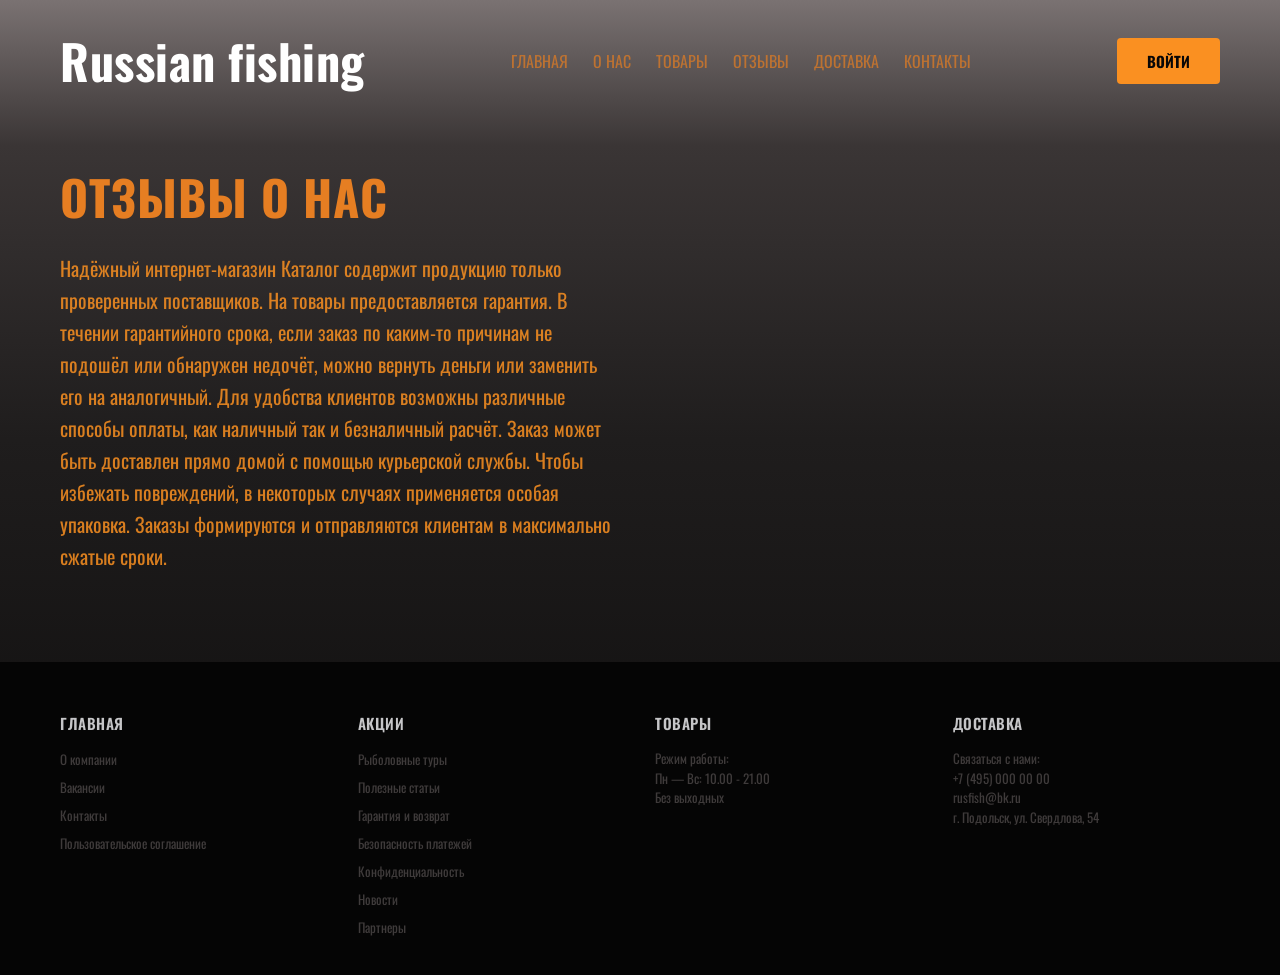
<file: otziv.html>
<!DOCTYPE html>
<html lang="ru">
<head>
    <meta charset="UTF-8">
    <meta name="viewport" content="width=device-width, initial-scale=1.0">
    <title>Russian Fishing — Магазин рыболовных товаров</title>
    <link rel="stylesheet" href="style.css">
    <link rel="icon" href="./img/logo_favik.jpg">
    <style>
    @import url('https://fonts.googleapis.com/css2?family=Oswald:wght@200..700&display=swap');
    </style>
</head>
<body>
    <div class="site-wrapper">
        <header class="main-header">
            <div class="container header-inner">
                <p><a class="logo" href="index.html">Russian fishing</a></p>
                <nav class="main-nav">
                    <ul class="main-nav-list">
                        <li><a href="index.html" class="main-nav-link">Главная</a></li>
                        <li><a href="onas.html" class="main-nav-link">О нас</a></li>
                        <li><a href="index2.html" class="main-nav-link">Товары</a></li>
                        <li><a href="otziv.html" class="main-nav-link">Отзывы</a></li>
                        <li><a href="dostavka.html" class="main-nav-link">Доставка</a></li>
                        <li><a href="contakts.html" class="main-nav-link">Контакты</a></li>
                    </ul>
                </nav>
                <a href="#" class="btn-auth">Войти</a>
        </header>
        <section class="hero-section">
            <div class="container hero-columns">
                <div class="hero-left">
                    <h1 class="section-title">Отзывы о нас</h1>
                    <p class="hero-text">
                        Надёжный интернет-магазин
                        Каталог содержит продукцию 
                        только проверенных поставщиков. 
                        На товары предоставляется гарантия. 
                        В течении гарантийного срока, если 
                        заказ по каким-то причинам не подошёл 
                        или обнаружен недочёт, можно вернуть 
                        деньги или заменить его на аналогичный.
                        Для удобства клиентов возможны различные 
                        способы оплаты, как наличный так и безналичный 
                        расчёт. Заказ может быть доставлен прямо домой 
                        с помощью курьерской службы. Чтобы избежать 
                        повреждений, в некоторых случаях применяется особая упаковка. 
                        Заказы формируются и отправляются клиентам в максимально сжатые сроки.
                    </p>
                </div>
                <div class="hero-right">
                </div>
            </div>
        </section>
        <footer class="main-footer">
            <div class="container footer-grid">
                
                
                <div class="footer-col">
                    <h4>Главная</h4>
                    <ul class="footer-links">
                        <li><a href="onas.html">О компании</a></li>
                        <li><a href="#">Вакансии</a></li>
                        <li><a href="contakts.html">Контакты</a></li>
                        <li><a href="#">Пользовательское соглашение</a></li>
                    </ul>
                </div>

                
                <div class="footer-col">
                    <h4>Акции</h4>
                    <ul class="footer-links">
                        <li><a href="#">Рыболовные туры</a></li>
                        <li><a href="#">Полезные статьи</a></li>
                        <li><a href="#">Гарантия и возврат</a></li>
                        <li><a href="#">Безопасность платежей</a></li>
                        <li><a href="#">Конфиденциальность</a></li>
                        <li><a href="#">Новости</a></li>
                        <li><a href="#">Партнеры</a></li>
                    </ul>
                </div>

                
                <div class="footer-col">
                    <h4>Товары</h4>
                    <p class="footer-text">Режим работы:</p>
                    <p class="footer-text">Пн — Вс: 10.00 - 21.00</p>
                    <p class="footer-text">Без выходных</p>
                </div>
                

                
                <div class="footer-col">
                    <h4>Доставка</h4>
                    <p class="footer-text">Связаться с нами:</p>
                    <p class="footer-text">+7 (495) 000 00 00</p>
                    <p class="footer-text">rusfish@bk.ru</p>
                    <p class="footer-text">г. Подольск, ул. Свердлова, 54</p>
                </div>

            </div>
            
            <div class="footer-bottom">
            </div>
        </footer>

    </div>

</body>
</html>
</file>
<file: style.css>
* {
    margin: 0;
    padding: 0;
    box-sizing: border-box;
}

body {
    font-family: "Oswald", sans-serif;
    background-color: #111111;
    color: #FA9021;
    min-height: 100vh;
}


.container {
    max-width: 1200px;
    margin: 0 auto;
    padding: 0 20px;
}


.site-wrapper {
    position: relative;
    max-width: 1440px;
    margin: 0 auto;
    background: linear-gradient(180deg, #7A7272 0%, #3A3535 15%, #1F1D1D 45%, #0B0A0A 100%);
    box-shadow: 0 0 40px rgba(0, 0, 0, 0.6);
    display: flex;
    flex-direction: column;
}


a {
    text-decoration: none;
    color: #E67E22;
    transition: all 0.3s ease;
}


.section-title {
    font-size: 48px;
    font-weight: 700;
    color: #E67E22; 
    text-transform: uppercase;
    margin-bottom: 20px;
    letter-spacing: 1px;
}


.btn-orange {
    display: inline-block;
    background-color: #FA9021;
    color: #080707;
    padding: 12px 30px;
    font-weight: bold;
    font-size: 15px;
    text-transform: uppercase;
    border: none;
    border-radius: 4px;
    cursor: pointer;
    transition: background-color 0.3s, transform 0.2s;
}

.btn-orange:hover {
    background-color: #d35400;
    transform: translateY(-2px);
}


.main-header {
    padding: 25px 0;
}

.header-inner {
    display: flex;
    justify-content: space-between;
    align-items: center;
}

.logo {
    font-size: 48px;
    font-weight: 700;
    letter-spacing: 0.5px;
    color:#ffffff;
}

.main-nav-list {
    display: flex;
    list-style: none;
    gap: 25px;
}

.main-nav-link {
    font-size: 16px;
    text-transform: uppercase;
    opacity: 0.7;
}

.main-nav-link:hover {
    opacity: 1;
    color: #E67E22;
}

.btn-auth {
    display: inline-block;
    background-color: #FA9021;
    color: #080707;
    padding: 12px 30px;
    font-weight: bold;
    font-size: 15px;
    text-transform: uppercase;
    border: none;
    border-radius: 4px;
    cursor: pointer;
    transition: background-color 0.3s, transform 0.2s;
}

.btn-auth:hover {
    background-color: #2def06;
    transform: translateY(-2px);
}


.hero-section {
    padding: 40px 0 60px;
}

.hero-columns {
    display: flex;
    gap: 40px;
    align-items: flex-start;
}

.hero-left {
    flex: 1;
}

.hero-text {
    font-size: 20px;
    line-height: 1.6;
    margin-bottom: 30px;
    opacity: 0.85;
}

.hero-right {
    flex: 1;
}

.hero-img {
    width: 100%;
    height: auto;
    border-radius: 12px;
    box-shadow: 0 10px 25px rgba(0, 0, 0, 0.4);
    display: block;
}


.catalog-section {
    padding: 40px 0;
}

.products-grid {
    display: grid;
    grid-template-columns: repeat(auto-fit, minmax(220px, 1fr));
    gap: 20px;
}

.product-item {
    text-align: center;
    
}


.product-img-box {
    background-color: #ffffff;
    border-radius: 16px;
    height: 180px;
    display: flex;
    align-items: center;
    justify-content: center;
    padding: 15px;
    margin-bottom: 12px;
    box-shadow: 0 4px 15px rgba(0, 0, 0, 0.3);
    transition: transform 0.3s ease, box-shadow 0.3s ease;
}

.product-item:hover .product-img-box {
    transform: translateY(-5px);
    box-shadow: 0 8px 25px rgba(230, 126, 34, 0.2);
}

.product-img-box img {
    max-width: 100%;
    max-height: 100%;
    object-fit: contain;
}

.product-name {
    font-size: 14px;
    font-weight: 500;
    color: #ffffff;
    opacity: 0.9;
}


.delivery-section {
    padding: 60px 0;
}

.delivery-columns {
    display: flex;
    gap: 50px;
    align-items: center;
}

.delivery-left {
    flex: 0.5;
}

.delivery-text {
    font-size: 20px;
    line-height: 1.6;
    opacity: 0.85;
}

.delivery-right {
    flex: 1;
    display: flex;
    justify-content: flex-end;
}

.delivery-illustration {
    max-width: 100%;
    height: auto;
    border-radius: 16px;
}


.contacts-section {
    padding: 60px 0 80px;
    
}

.contacts-columns {
    display: flex;
    gap: 40px;
}


.map-wrapper {
    flex: 1.4;
    height: 397px;
    width: 764px;
    border-radius: 12px;
}

.map-wrapper iframe {
    width: 100%;
    height: 100%;
    border: none;
}


.contacts-info {
    float: right;
    
}

.contacts-group {
    margin-bottom: 25px;
    display: contents;
}

.contacts-group h3 {
    font-size: 15px;
    color: #E67E22;
    margin-bottom: 10px;
}

.contacts-group p {
    font-size: 15px;
    line-height: 1.6;
    margin-bottom: 5px;
    opacity: 0.85;
    
}


.main-footer {
    background-color: #050505;
    padding: 50px 0 30px;
    margin-top: auto;
}

.footer-grid {
    display: grid;
    grid-template-columns: repeat(auto-fit, minmax(180px, 1fr));
    gap: 30px;
    font-size: 13px;
}

.footer-col h4 {
    color: #C6C6C8;
    font-size: 15px;
    margin-bottom: 15px;
    font-weight: 600;
    text-transform: uppercase;
    letter-spacing: 0.5px;
}

.footer-links {
    list-style: none;
    
}

.footer-links li {
    margin-bottom: 8px;
    
}

.footer-links a {
    opacity: 0.5;
    color: #7A7272;
}

.footer-links a:hover {
    opacity: 1;
    color: #E67E22;
}

.footer-text {
    opacity: 0.5;
    line-height: 1.5;
    color: #7A7272;
}
</file>
